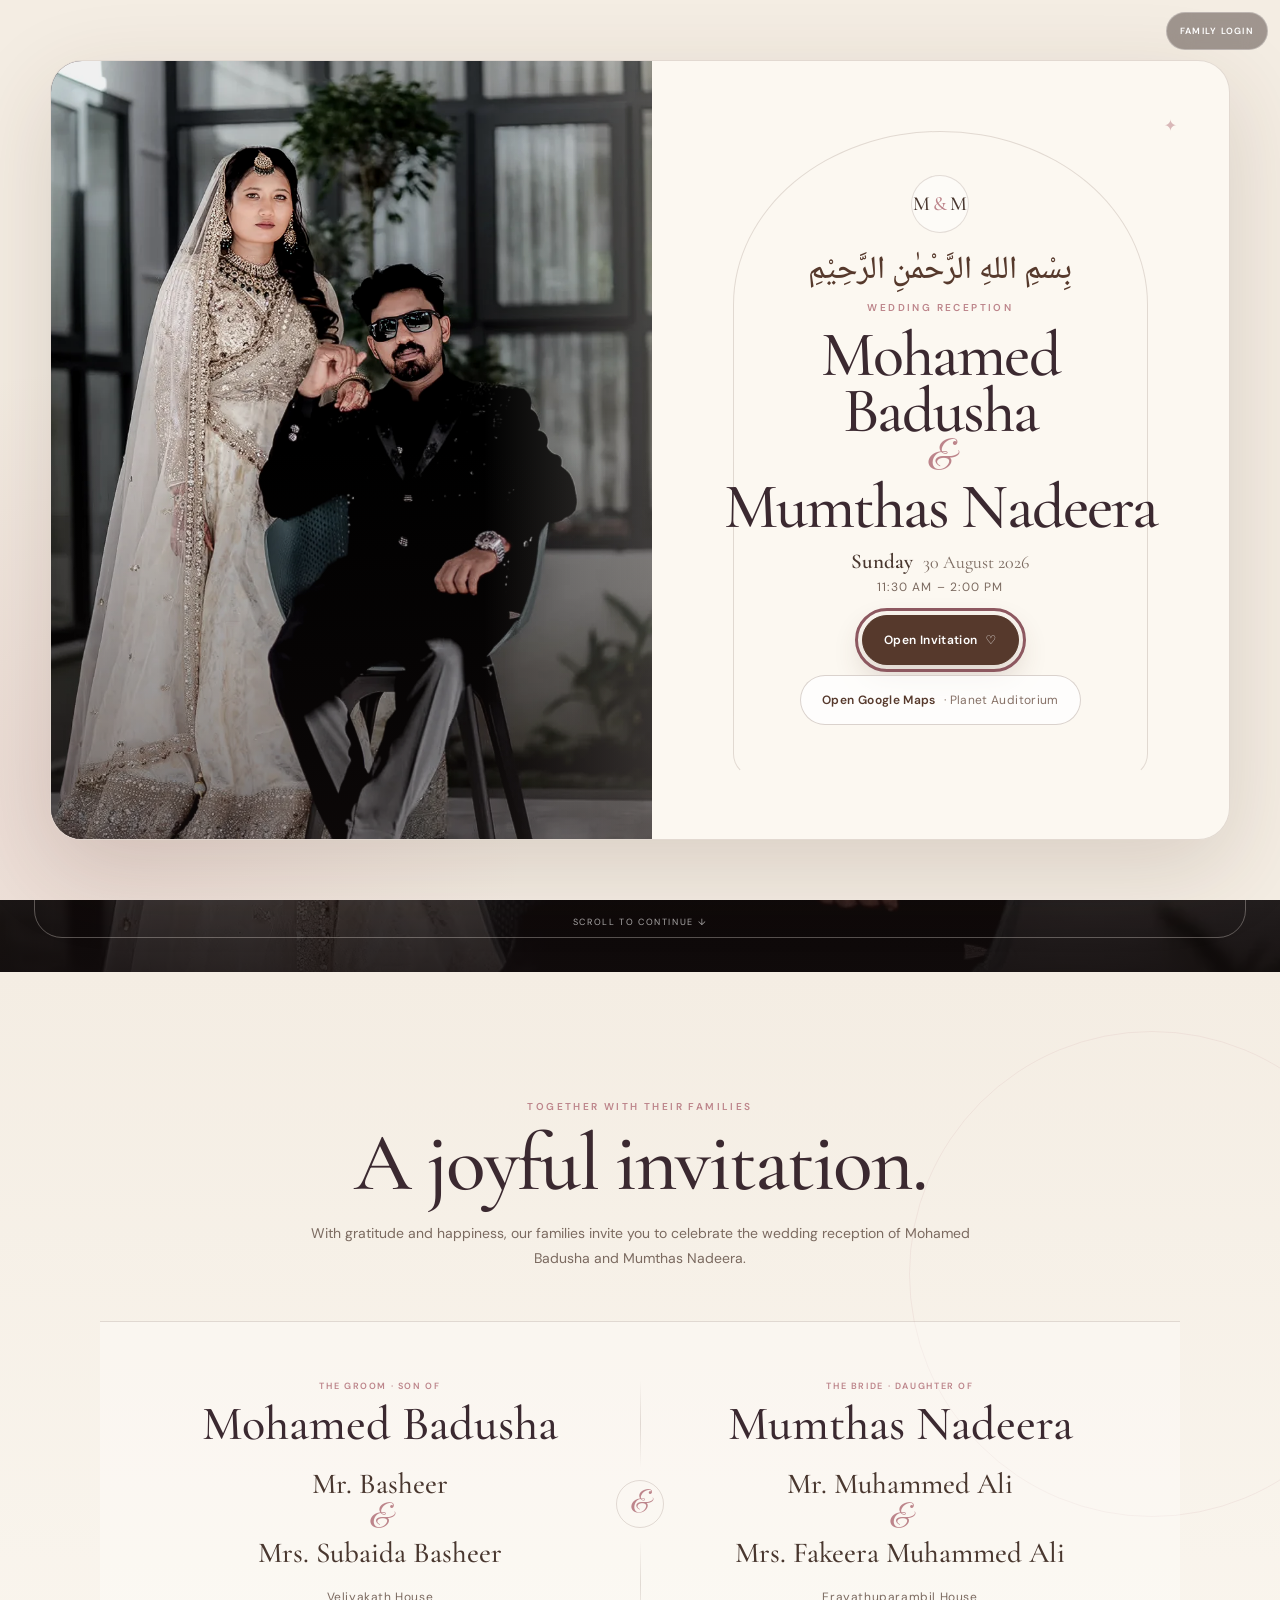
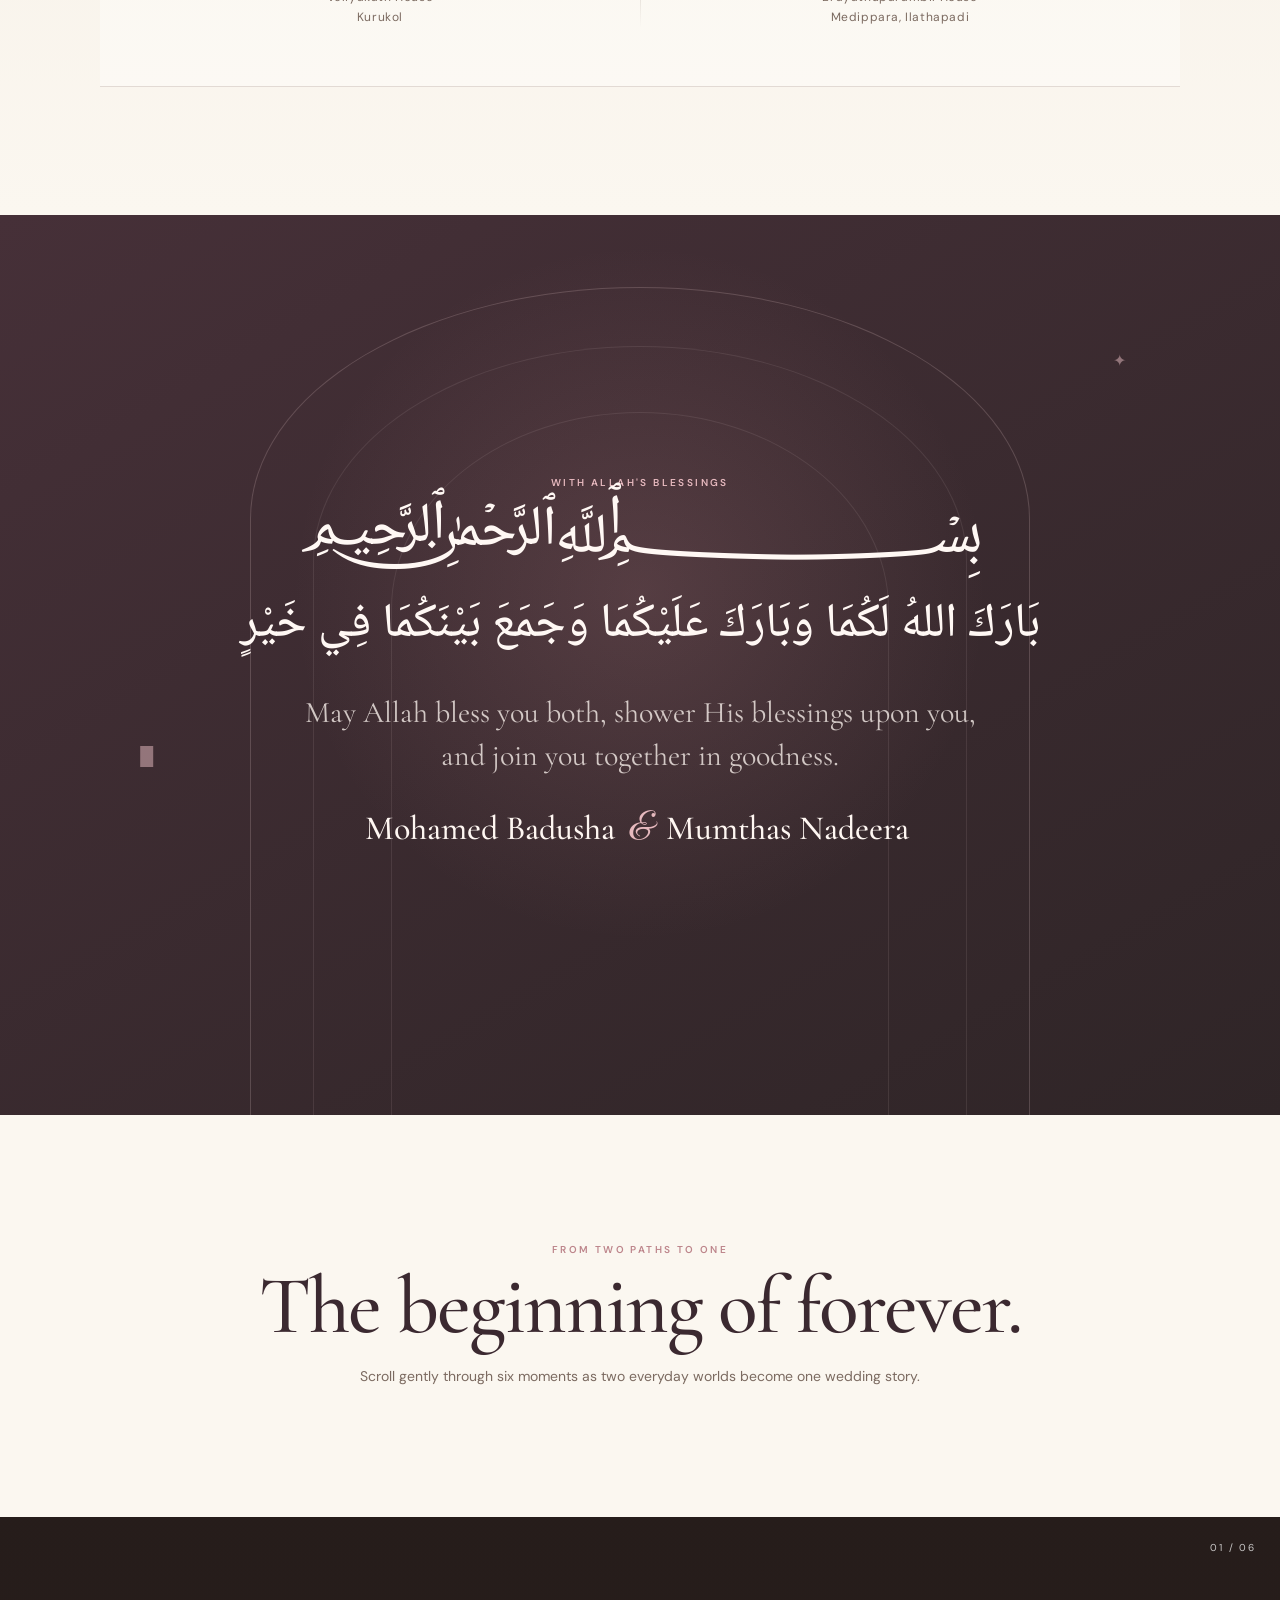
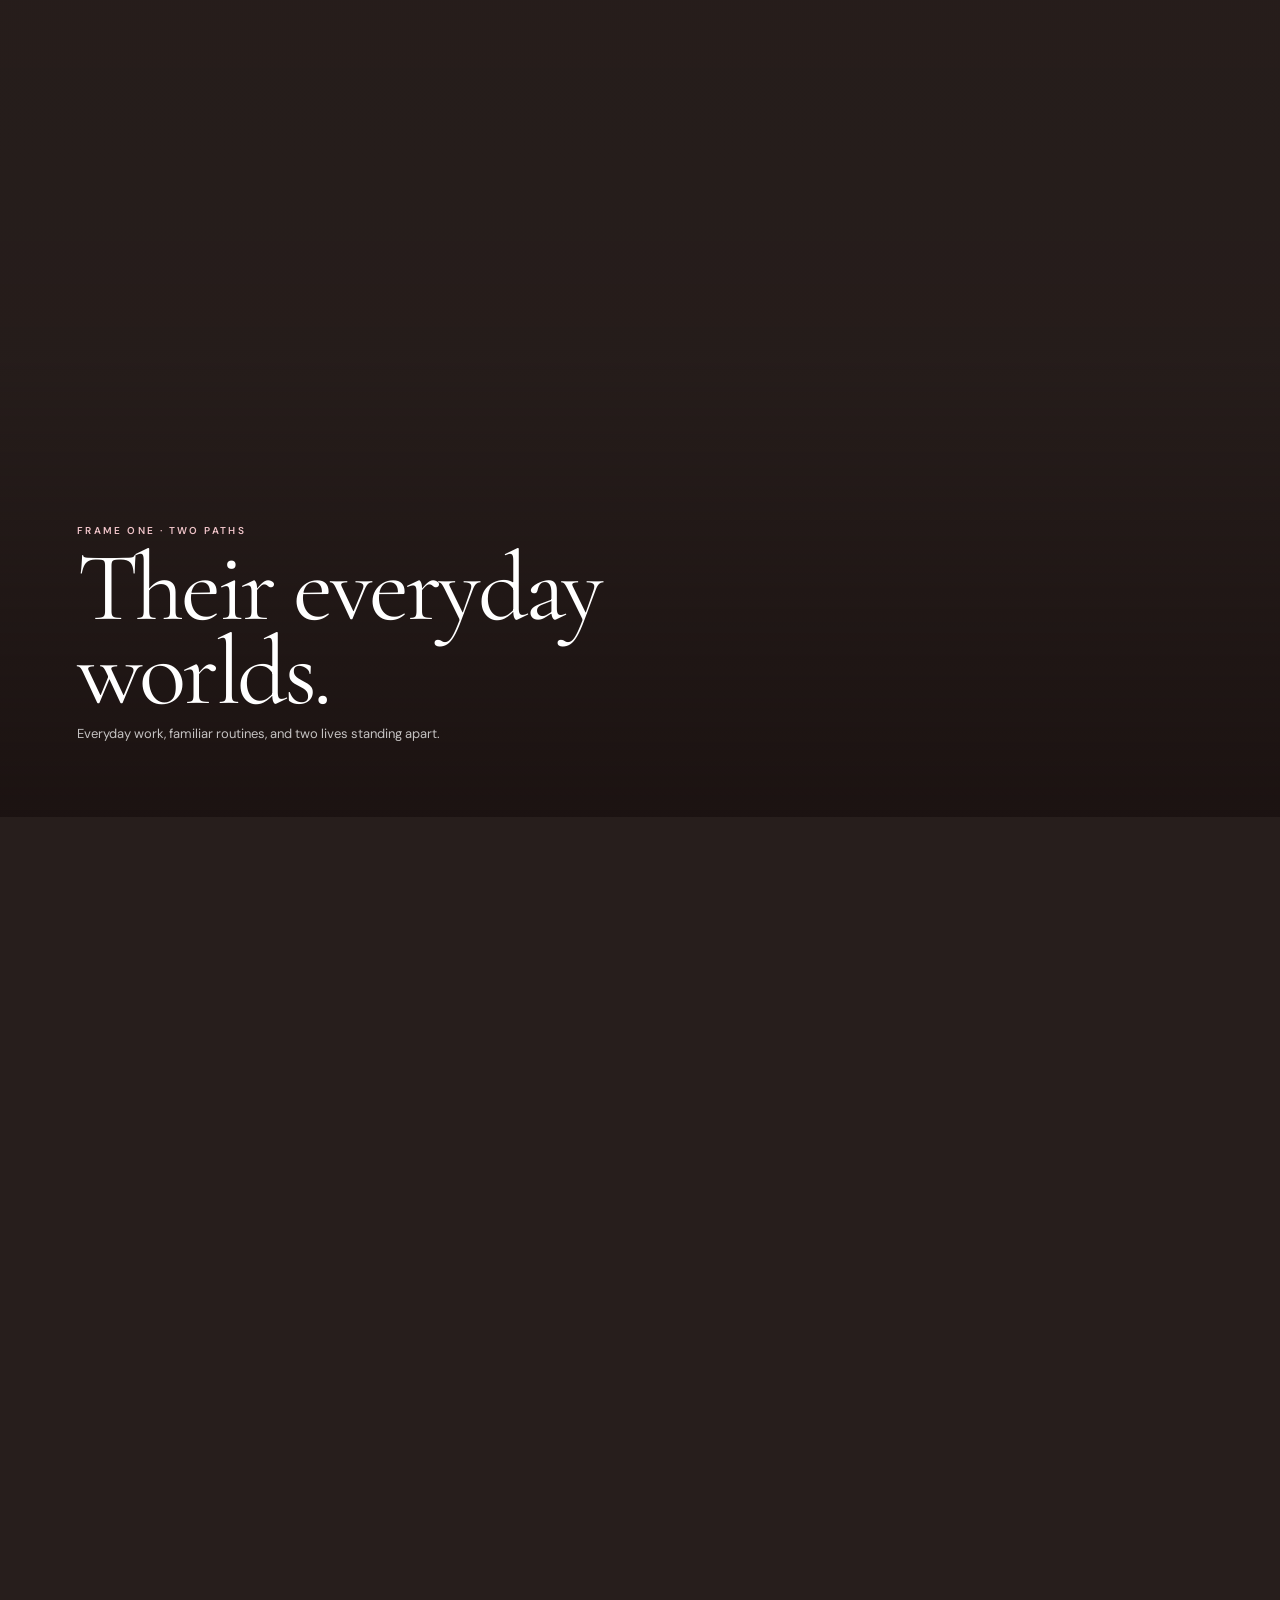
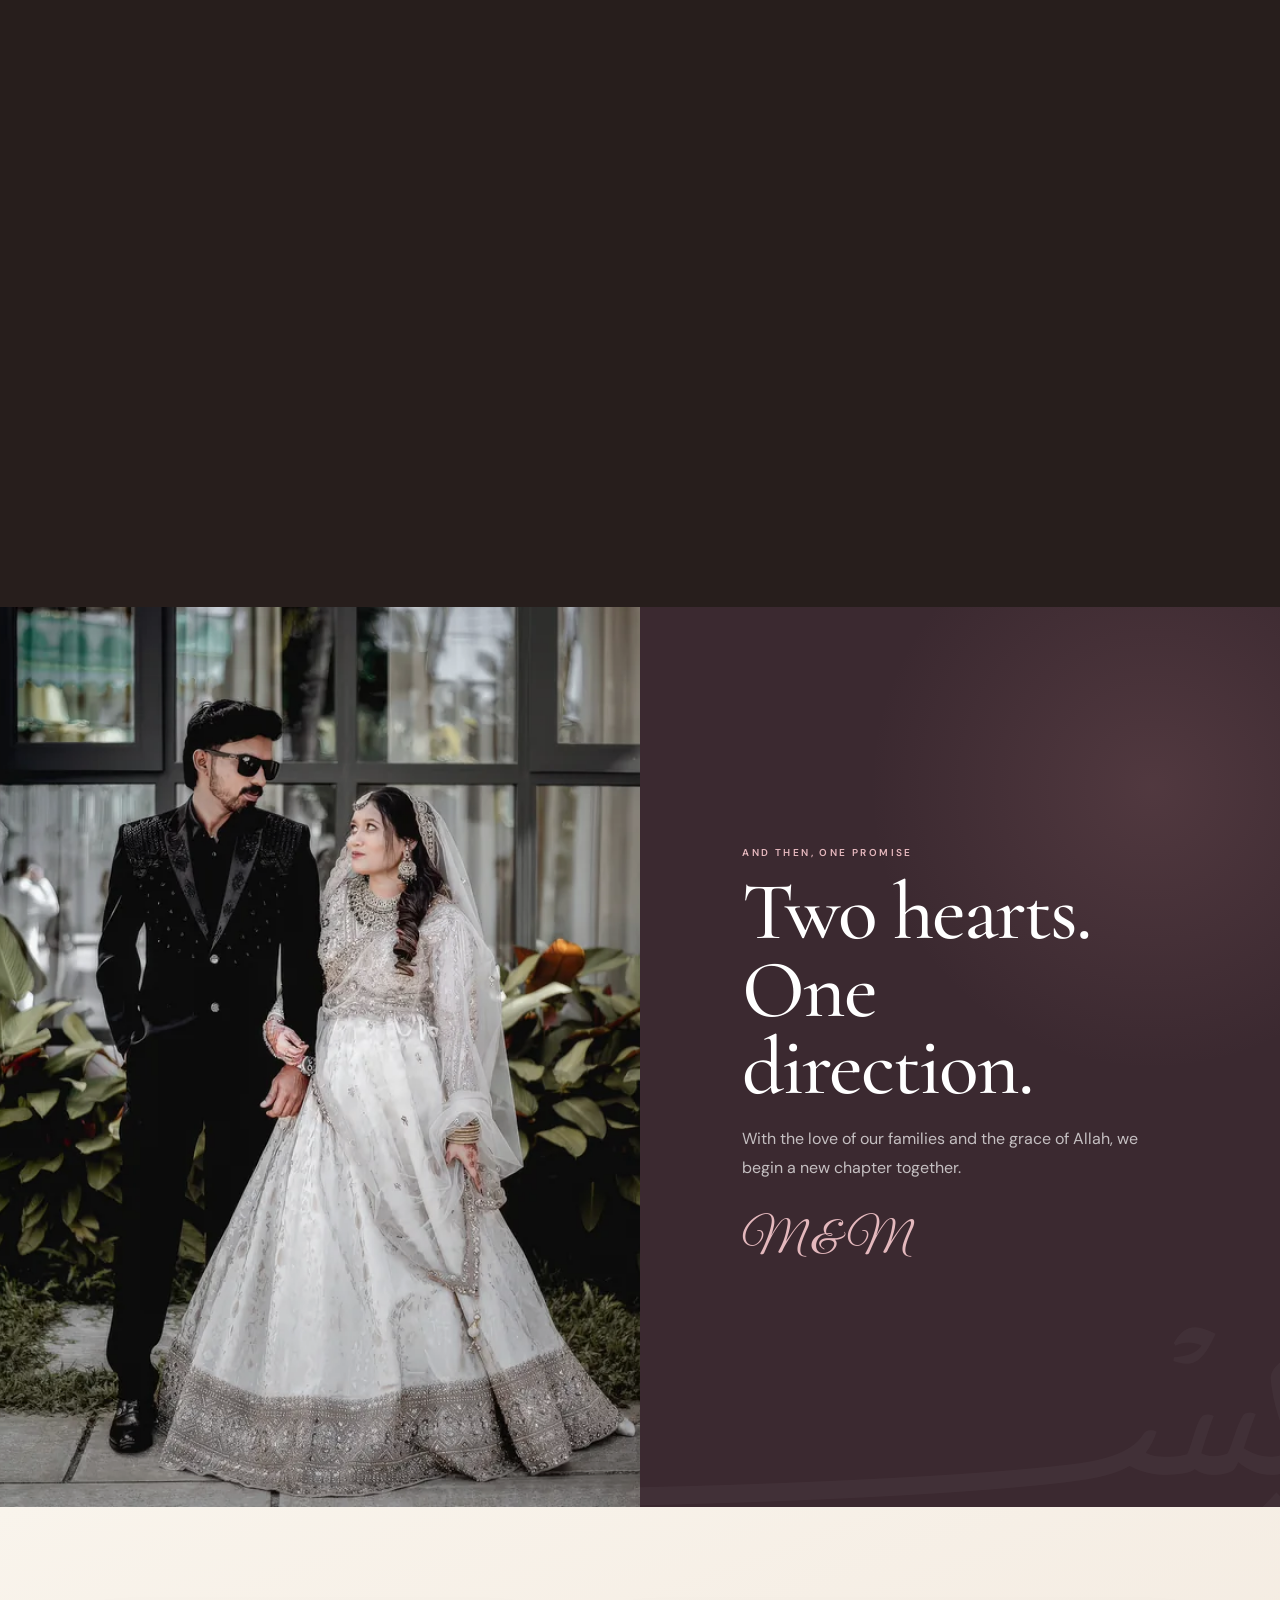
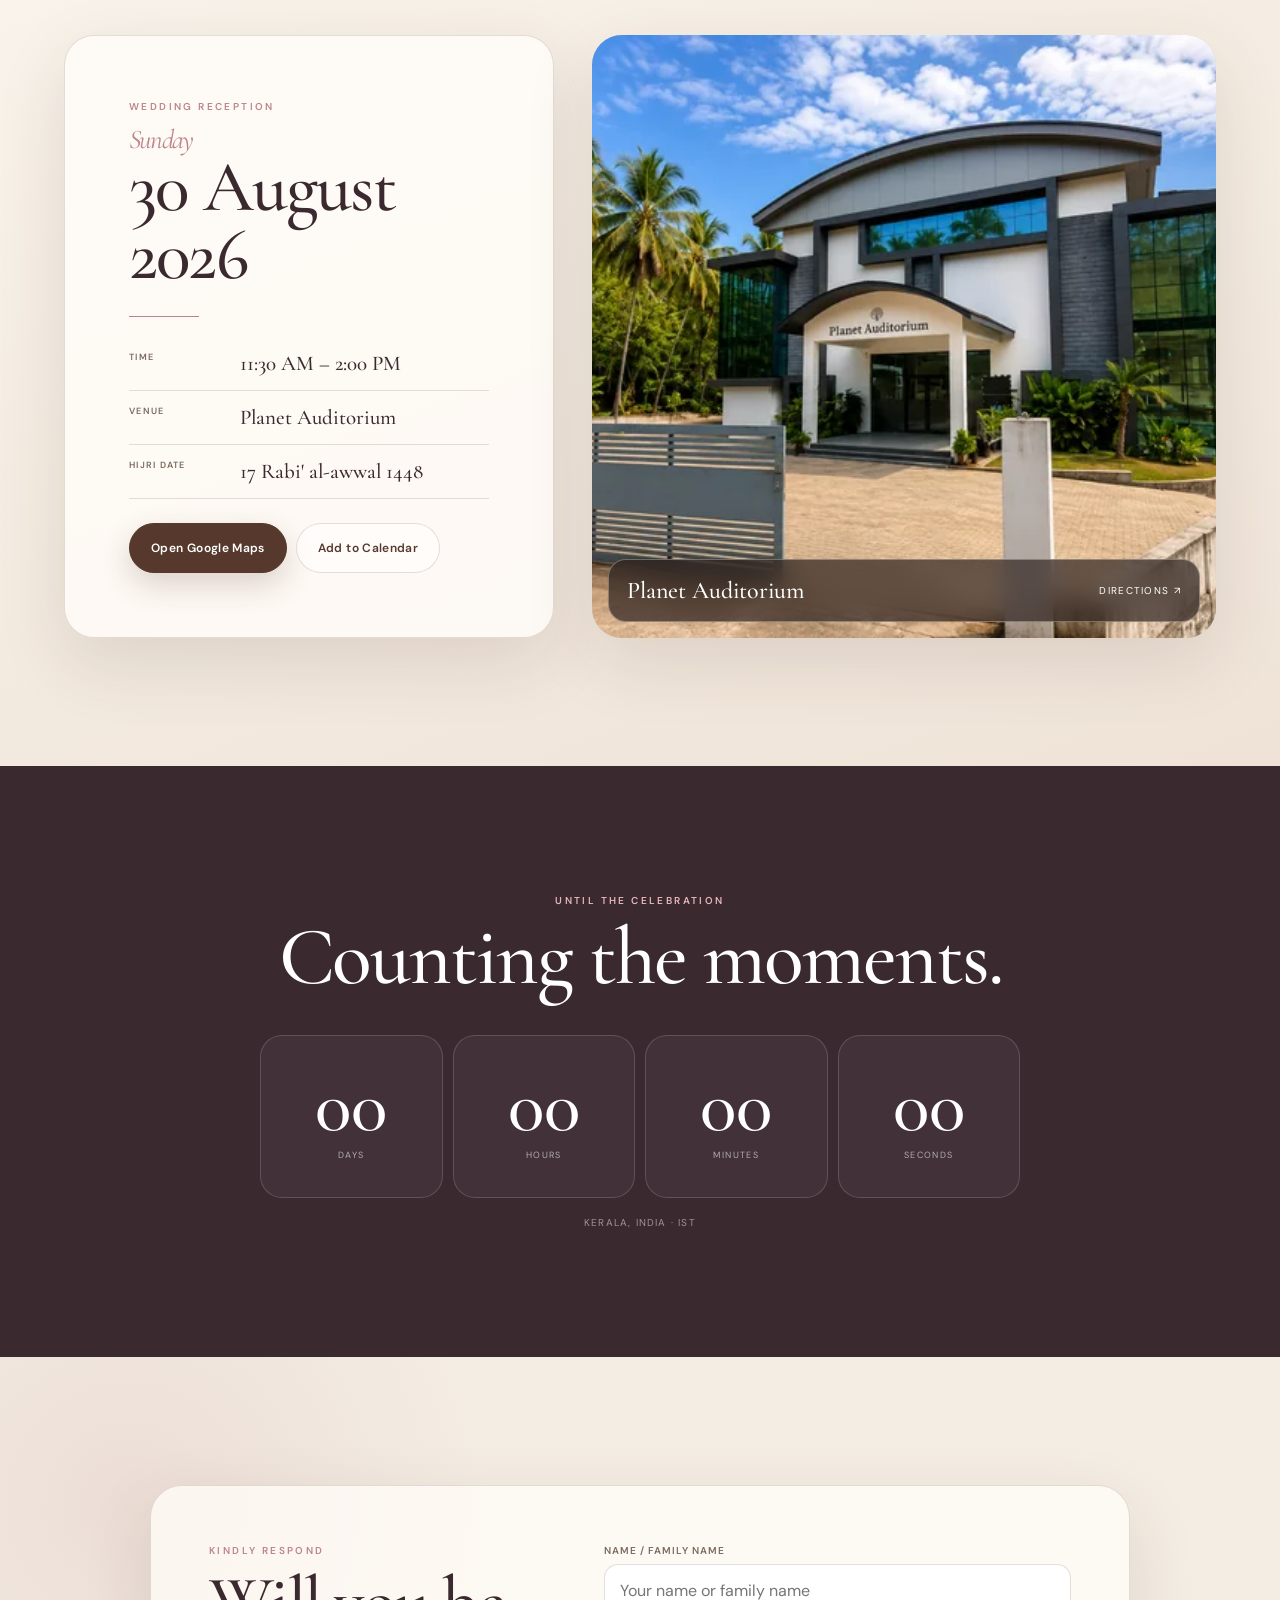
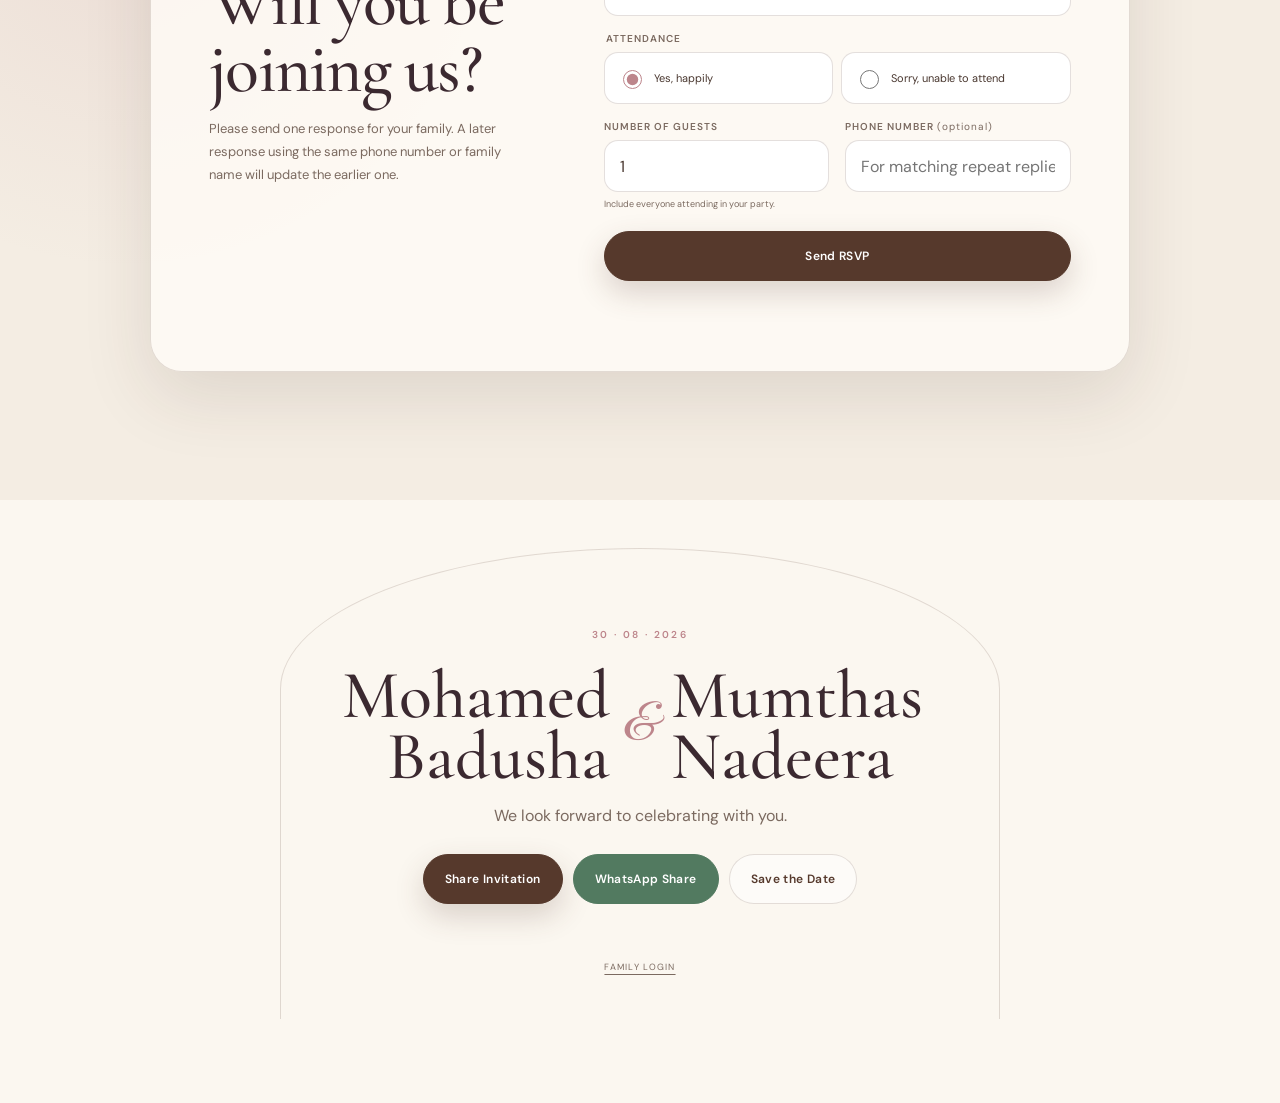
<file: public/index.html>
<!doctype html>
<html lang="en">
<head>
  <meta charset="utf-8">
  <meta name="viewport" content="width=device-width, initial-scale=1, viewport-fit=cover">
  <meta name="theme-color" content="#f4ede3">
  <meta name="description" content="Wedding reception invitation of Mohamed Badusha and Mumthas Nadeera — Sunday, 30 August 2026, 11:30 AM–2:00 PM at Planet Auditorium.">
  <meta property="og:title" content="Mohamed Badusha &amp; Mumthas Nadeera | Wedding Reception">
  <meta property="og:description" content="Sunday, 30 August 2026 · 11:30 AM–2:00 PM · Planet Auditorium">
  <meta property="og:type" content="website">
  <meta property="og:url" content="https://badusha-wedding-invitation.pages.dev/">
  <meta property="og:image" content="https://badusha-wedding-invitation.pages.dev/assets/story/story_frame_06.webp">
  <meta property="og:image:width" content="1920">
  <meta property="og:image:height" content="1080">
  <meta property="og:image:alt" content="Mohamed Badusha and Mumthas Nadeera together in their wedding attire">
  <meta name="twitter:card" content="summary_large_image">
  <meta name="twitter:title" content="Mohamed Badusha &amp; Mumthas Nadeera | Wedding Reception">
  <meta name="twitter:description" content="Sunday, 30 August 2026 · Planet Auditorium">
  <meta name="twitter:image" content="https://badusha-wedding-invitation.pages.dev/assets/story/story_frame_06.webp">
  <title>Mohamed Badusha &amp; Mumthas Nadeera | Wedding Reception</title>
  <link rel="canonical" href="https://badusha-wedding-invitation.pages.dev/">
  <link rel="icon" href="favicon.svg" type="image/svg+xml">
  <link rel="apple-touch-icon" href="apple-touch-icon.png">
  <link rel="manifest" href="manifest.webmanifest">
  <link rel="preconnect" href="https://fonts.googleapis.com">
  <link rel="preconnect" href="https://fonts.gstatic.com" crossorigin>
  <link href="https://fonts.googleapis.com/css2?family=Cormorant+Garamond:ital,wght@0,400;0,500;0,600;1,400&amp;family=DM+Sans:wght@400;500;600&amp;family=Great+Vibes&amp;family=Noto+Naskh+Arabic:wght@400;500;600&amp;display=swap" rel="stylesheet">
  <link rel="preload" as="image" href="assets/images/hero/hero-960.webp?v=de20d22" imagesrcset="assets/images/hero/hero-640.webp?v=de20d22 640w, assets/images/hero/hero-960.webp?v=de20d22 960w, assets/images/hero/hero-1280.webp?v=de20d22 1280w, assets/images/hero/hero-1600.webp?v=de20d22 1600w" imagesizes="(max-width: 900px) 100vw, 52vw" fetchpriority="high">
  <link rel="stylesheet" href="assets/css/site.css">
</head>
<body class="invitation-locked">
  <noscript><style>.invitation-gate{position:relative!important;min-height:100svh}.invitation-gate .open-invitation{display:none}.invitation-locked{overflow:auto!important}</style></noscript>
  <div class="page-progress" id="pageProgress" aria-hidden="true"></div>
  <a class="family-login" href="admin.html" aria-label="Open the family RSVP dashboard">Family Login</a>

  <div class="invitation-gate" id="invitationGate" role="dialog" aria-modal="true" aria-labelledby="gateTitle">
    <div class="gate-layout">
      <div class="gate-photo" aria-hidden="true">
        <img
          src="assets/images/hero/hero-960.webp?v=de20d22"
          srcset="assets/images/hero/hero-640.webp?v=de20d22 640w, assets/images/hero/hero-960.webp?v=de20d22 960w, assets/images/hero/hero-1280.webp?v=de20d22 1280w, assets/images/hero/hero-1600.webp?v=de20d22 1600w"
          sizes="(max-width: 900px) 100vw, 52vw"
          width="1600" height="2000"
          alt=""
          fetchpriority="high">
      </div>
      <div class="gate-content">
        <div class="gate-arch" aria-hidden="true"></div>
        <div class="monogram" aria-hidden="true">M <span>&amp;</span> M</div>
        <p class="bismillah" lang="ar" dir="rtl">بِسْمِ اللهِ الرَّحْمٰنِ الرَّحِيْمِ</p>
        <p class="eyebrow">Wedding Reception</p>
        <h1 id="gateTitle"><span>Mohamed Badusha</span><i>&amp;</i><span>Mumthas Nadeera</span></h1>
        <div class="gate-date"><strong>Sunday</strong><span>30 August 2026</span></div>
        <p class="gate-time">11:30 AM – 2:00 PM</p>
        <button class="button button-primary open-invitation" id="openInvitation" type="button">Open Invitation <span aria-hidden="true">♡</span></button>
        <a class="button button-map" href="https://maps.app.goo.gl/E7kseLG7TxHm4TL17" target="_blank" rel="noopener noreferrer">Open Google Maps <span>· Planet Auditorium</span></a>
      </div>
    </div>
  </div>

  <main id="mainContent">
    <header class="hero" id="top">
      <div class="hero-media" aria-hidden="true">
        <img
          src="assets/images/hero/hero-960.webp?v=de20d22"
          srcset="assets/images/hero/hero-640.webp?v=de20d22 640w, assets/images/hero/hero-960.webp?v=de20d22 960w, assets/images/hero/hero-1280.webp?v=de20d22 1280w, assets/images/hero/hero-1600.webp?v=de20d22 1600w"
          sizes="100vw"
          width="1600" height="2000"
          alt=""
          fetchpriority="high">
      </div>
      <div class="hero-frame" aria-hidden="true"></div>
      <div class="hero-content">
        <p class="hero-bismillah" lang="ar" dir="rtl">بِسْمِ اللهِ الرَّحْمٰنِ الرَّحِيْمِ</p>
        <p class="eyebrow">With the blessings of Allah</p>
        <h1><span>Mohamed Badusha</span><i>&amp;</i><span>Mumthas Nadeera</span></h1>
        <p class="hero-event">Wedding Reception</p>
        <div class="hero-date-line"><span>Sunday</span><strong>30 August 2026</strong><span>11:30 AM – 2:00 PM</span></div>
        <a class="button hero-map" href="https://maps.app.goo.gl/E7kseLG7TxHm4TL17" target="_blank" rel="noopener noreferrer">Open Google Maps <span>· Planet Auditorium</span></a>
        <a class="scroll-cue" href="#families">Scroll to continue <span aria-hidden="true">↓</span></a>
      </div>
    </header>

    <section class="section families" id="families" aria-labelledby="familiesTitle">
      <div class="section-inner reveal">
        <p class="section-kicker">Together with their families</p>
        <h2 id="familiesTitle">A joyful invitation.</h2>
        <p class="section-intro">With gratitude and happiness, our families invite you to celebrate the wedding reception of Mohamed Badusha and Mumthas Nadeera.</p>
        <div class="family-editorial">
          <article class="family-side">
            <p class="family-role">The Groom · Son of</p>
            <h3>Mohamed Badusha</h3>
            <div class="parent-names" aria-label="Mr. Basheer and Mrs. Subaida Basheer">
              <span>Mr. Basheer</span><i aria-hidden="true">&amp;</i><span>Mrs. Subaida Basheer</span>
            </div>
            <address>Veliyakath House<br>Kurukol</address>
          </article>
          <div class="family-divider" aria-hidden="true"><span></span><i>&amp;</i><span></span></div>
          <article class="family-side">
            <p class="family-role">The Bride · Daughter of</p>
            <h3>Mumthas Nadeera</h3>
            <div class="parent-names" aria-label="Mr. Muhammed Ali and Mrs. Fakeera Muhammed Ali">
              <span>Mr. Muhammed Ali</span><i aria-hidden="true">&amp;</i><span>Mrs. Fakeera Muhammed Ali</span>
            </div>
            <address>Erayathuparambil House<br>Medippara, Ilathapadi</address>
          </article>
        </div>
      </div>
    </section>

    <section class="section blessing" aria-labelledby="blessingTitle">
      <div class="blessing-arch" aria-hidden="true"></div>
      <div class="blessing-stars" aria-hidden="true">✦</div>
      <div class="section-inner blessing-inner reveal">
        <p class="section-kicker">With Allah's blessings</p>
        <div class="blessing-mark" aria-hidden="true">﷽</div>
        <h2 class="arabic-dua" id="blessingTitle" lang="ar" dir="rtl">بَارَكَ اللهُ لَكُمَا وَبَارَكَ عَلَيْكُمَا وَجَمَعَ بَيْنَكُمَا فِي خَيْرٍ</h2>
        <p class="blessing-meaning">May Allah bless you both, shower His blessings upon you,<br>and join you together in goodness.</p>
        <div class="blessing-names"><span>Mohamed Badusha</span><i aria-hidden="true">&amp;</i><span>Mumthas Nadeera</span></div>
      </div>
    </section>

    <section class="section story-intro" aria-labelledby="storyHeading">
      <div class="section-inner reveal">
        <p class="section-kicker">From two paths to one</p>
        <h2 id="storyHeading">The beginning of forever.</h2>
        <p class="section-intro">Scroll gently through six moments as two everyday worlds become one wedding story.</p>
      </div>
    </section>

    <section class="story" id="story" aria-label="Six-frame wedding story">
      <div class="story-sticky">
        <figure class="story-frame is-active" data-title="Their everyday worlds." data-kicker="Frame one · Two paths" data-copy="Everyday work, familiar routines, and two lives standing apart.">
          <picture>
            <source media="(max-width: 760px)" srcset="assets/story/story_frame_01_mobile.webp">
            <img src="assets/story/story_frame_01.webp" width="1920" height="1080" alt="Mohamed Badusha and Mumthas Nadeera standing apart in their everyday work attire" loading="lazy" decoding="async">
          </picture>
          <figcaption><small>Frame one · Two paths</small><strong>Their everyday worlds.</strong></figcaption>
        </figure>
        <figure class="story-frame" data-title="The change begins." data-kicker="Frame two · Transformation" data-copy="Work begins to dissolve into the colours and textures of the wedding day.">
          <picture>
            <source media="(max-width: 760px)" srcset="assets/story/story_frame_02_mobile.webp">
            <img src="assets/story/story_frame_02.webp" width="1920" height="1080" alt="Their everyday work clothes transforming halfway into wedding attire" loading="lazy" decoding="async">
          </picture>
          <figcaption><small>Frame two · Transformation</small><strong>The change begins.</strong></figcaption>
        </figure>
        <figure class="story-frame" data-title="Ready for the next step." data-kicker="Frame three · A new chapter" data-copy="The transformation is complete; they turn toward the same centre.">
          <picture>
            <source media="(max-width: 760px)" srcset="assets/story/story_frame_03_mobile.webp">
            <img src="assets/story/story_frame_03.webp" width="1920" height="1080" alt="The couple fully dressed for the wedding and still standing apart" loading="lazy" decoding="async">
          </picture>
          <figcaption><small>Frame three · A new chapter</small><strong>Ready for the next step.</strong></figcaption>
        </figure>
        <figure class="story-frame" data-title="One step closer." data-kicker="Frame four · Closer" data-copy="They begin walking toward each other and the distance starts to disappear.">
          <picture>
            <source media="(max-width: 760px)" srcset="assets/story/story_frame_04_mobile.webp">
            <img src="assets/story/story_frame_04.webp" width="1920" height="1080" alt="Mohamed Badusha and Mumthas Nadeera beginning to walk toward each other" loading="lazy" decoding="async">
          </picture>
          <figcaption><small>Frame four · Closer</small><strong>One step closer.</strong></figcaption>
        </figure>
        <figure class="story-frame" data-title="One final step." data-kicker="Frame five · Almost together" data-copy="Only a little space remains between two paths moving into one future.">
          <picture>
            <source media="(max-width: 760px)" srcset="assets/story/story_frame_05_mobile.webp">
            <img src="assets/story/story_frame_05.webp" width="1920" height="1080" alt="The couple almost together on their final walking step" loading="lazy" decoding="async">
          </picture>
          <figcaption><small>Frame five · Almost together</small><strong>One final step.</strong></figcaption>
        </figure>
        <figure class="story-frame" data-title="Together, In sha Allah." data-kicker="Frame six · One future" data-copy="The movement settles into one frame — and the celebration begins.">
          <picture>
            <source media="(max-width: 760px)" srcset="assets/story/story_frame_06_mobile.webp">
            <img src="assets/story/story_frame_06.webp" width="1920" height="1080" alt="Mohamed Badusha and Mumthas Nadeera together in their final wedding pose" loading="lazy" decoding="async">
          </picture>
          <figcaption><small>Frame six · One future</small><strong>Together, In sha Allah.</strong></figcaption>
        </figure>
        <div class="story-shade" aria-hidden="true"></div>
        <div class="story-counter" id="storyCounter" aria-hidden="true">01 / 06</div>
        <div class="story-copy" aria-hidden="true">
          <p class="section-kicker" id="storyKicker">Frame one · Two paths</p>
          <h2 id="storyTitle">Their everyday worlds.</h2>
          <p id="storyCopy">Everyday work, familiar routines, and two lives standing apart.</p>
        </div>
      </div>
    </section>

    <section class="section portrait" aria-labelledby="portraitTitle">
      <div class="portrait-grid reveal">
        <div class="portrait-image">
          <img
            src="assets/images/final/final-960.webp?v=de20d22"
            srcset="assets/images/final/final-640.webp?v=de20d22 640w, assets/images/final/final-960.webp?v=de20d22 960w, assets/images/final/final-1280.webp?v=de20d22 1280w, assets/images/final/final-1600.webp?v=de20d22 1600w"
            sizes="(max-width: 820px) 100vw, 50vw"
            width="1600" height="2000"
            alt="Mohamed Badusha and Mumthas Nadeera standing together in their wedding attire"
            loading="lazy" decoding="async">
        </div>
        <div class="portrait-copy">
          <p class="section-kicker">And then, one promise</p>
          <h2 id="portraitTitle">Two hearts.<br>One direction.</h2>
          <p>With the love of our families and the grace of Allah, we begin a new chapter together.</p>
          <span class="portrait-signature">M &amp; M</span>
        </div>
      </div>
    </section>

    <section class="section reception" id="reception" aria-labelledby="receptionTitle">
      <div class="reception-grid reveal">
        <div class="reception-card">
          <p class="section-kicker">Wedding Reception</p>
          <h2 id="receptionTitle"><span>Sunday</span>30 August 2026</h2>
          <div class="reception-rule" aria-hidden="true"></div>
          <dl class="event-list">
            <div><dt>Time</dt><dd>11:30 AM – 2:00 PM</dd></div>
            <div><dt>Venue</dt><dd>Planet Auditorium</dd></div>
            <div><dt>Hijri date</dt><dd>17 Rabi' al-awwal 1448</dd></div>
          </dl>
          <div class="reception-actions">
            <a class="button button-primary" href="https://maps.app.goo.gl/E7kseLG7TxHm4TL17" target="_blank" rel="noopener noreferrer">Open Google Maps</a>
            <a class="button button-outline" href="wedding.ics" download>Add to Calendar</a>
          </div>
        </div>
        <figure class="venue-photo">
          <img
            src="assets/images/venue/venue-1200.webp"
            srcset="assets/images/venue/venue-720.webp 720w, assets/images/venue/venue-1200.webp 1200w, assets/images/venue/venue-1920.webp 1920w"
            sizes="(max-width: 840px) 100vw, 56vw"
            width="1920" height="1080"
            alt="Exterior of Planet Auditorium, the wedding reception venue"
            loading="lazy" decoding="async">
          <figcaption><span>Planet Auditorium</span><a href="https://maps.app.goo.gl/E7kseLG7TxHm4TL17" target="_blank" rel="noopener noreferrer">Directions ↗</a></figcaption>
        </figure>
      </div>
    </section>

    <section class="section countdown-section" aria-labelledby="countdownTitle">
      <div class="section-inner reveal">
        <p class="section-kicker">Until the celebration</p>
        <h2 id="countdownTitle">Counting the moments.</h2>
        <div class="countdown" id="countdown" aria-live="polite">
          <div><strong>00</strong><span>Days</span></div>
          <div><strong>00</strong><span>Hours</span></div>
          <div><strong>00</strong><span>Minutes</span></div>
          <div><strong>00</strong><span>Seconds</span></div>
        </div>
        <p class="timezone-note">Kerala, India · IST</p>
      </div>
    </section>

    <section class="section rsvp" id="rsvp" aria-labelledby="rsvpTitle">
      <div class="rsvp-shell reveal">
        <div class="rsvp-intro">
          <p class="section-kicker">Kindly respond</p>
          <h2 id="rsvpTitle">Will you be joining us?</h2>
          <p>Please send one response for your family. A later response using the same phone number or family name will update the earlier one.</p>
        </div>
        <form class="rsvp-form" id="rsvpForm" novalidate>
          <div class="field field-wide">
            <label for="rsvpName">Name / Family Name</label>
            <input id="rsvpName" name="name" type="text" required minlength="2" maxlength="100" autocomplete="name" placeholder="Your name or family name">
          </div>
          <fieldset class="field field-wide attendance-field">
            <legend>Attendance</legend>
            <label><input type="radio" name="attendance" value="Yes" checked> <span>Yes, happily</span></label>
            <label><input type="radio" name="attendance" value="No"> <span>Sorry, unable to attend</span></label>
          </fieldset>
          <div class="field">
            <label for="guestCount">Number of guests</label>
            <input id="guestCount" name="guests" type="number" min="1" max="10" step="1" inputmode="numeric" value="1" required>
            <small id="guestHelp">Include everyone attending in your party.</small>
          </div>
          <div class="field">
            <label for="rsvpPhone">Phone number <span>(optional)</span></label>
            <input id="rsvpPhone" name="phone" type="tel" maxlength="20" inputmode="tel" autocomplete="tel" placeholder="For matching repeat replies">
          </div>
          <button class="button button-primary rsvp-submit" id="rsvpSubmit" type="submit">Send RSVP</button>
          <p class="form-status" id="rsvpStatus" role="status" aria-live="polite"></p>
        </form>
      </div>
    </section>

    <footer class="section closing">
      <div class="section-inner reveal">
        <p class="section-kicker">30 · 08 · 2026</p>
        <div class="closing-names"><span>Mohamed Badusha</span><i aria-hidden="true">&amp;</i><span>Mumthas Nadeera</span></div>
        <p>We look forward to celebrating with you.</p>
        <div class="share-actions">
          <button class="button button-primary" id="shareInvitation" type="button">Share Invitation</button>
          <a class="button button-whatsapp" id="whatsappShare" href="https://wa.me/" target="_blank" rel="noopener noreferrer">WhatsApp Share</a>
          <a class="button button-outline" href="wedding.ics" download>Save the Date</a>
        </div>
        <p class="share-status" id="shareStatus" role="status" aria-live="polite"></p>
        <a class="footer-admin" href="admin.html">Family Login</a>
      </div>
    </footer>
  </main>

  <script src="assets/rsvp-config.js"></script>
  <script src="assets/js/site.js" defer></script>
</body>
</html>
</file>
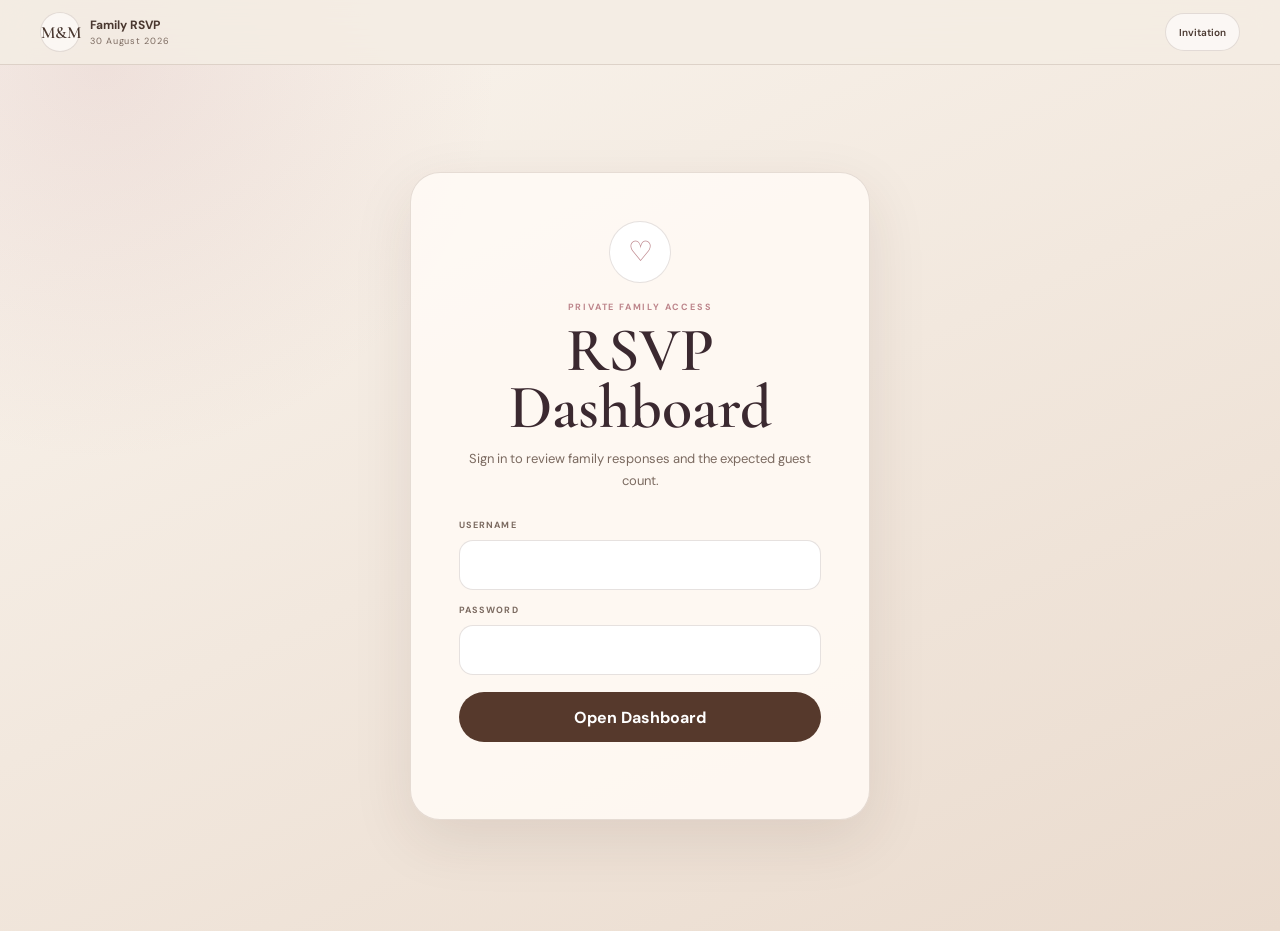
<file: public/admin.html>
<!doctype html>
<html lang="en">
<head>
  <meta charset="utf-8">
  <meta name="viewport" content="width=device-width, initial-scale=1, viewport-fit=cover">
  <meta name="theme-color" content="#3b2930">
  <meta name="robots" content="noindex, nofollow, noarchive">
  <title>Family RSVP Dashboard | Mohamed Badusha &amp; Mumthas Nadeera</title>
  <link rel="icon" href="favicon.svg" type="image/svg+xml">
  <link rel="preconnect" href="https://fonts.googleapis.com">
  <link rel="preconnect" href="https://fonts.gstatic.com" crossorigin>
  <link href="https://fonts.googleapis.com/css2?family=Cormorant+Garamond:wght@500;600&amp;family=DM+Sans:wght@400;500;600;700&amp;display=swap" rel="stylesheet">
  <link rel="stylesheet" href="assets/css/admin.css">
</head>
<body>
  <header class="topbar">
    <a class="brand" href="index.html" aria-label="Return to the wedding invitation">
      <span class="brand-mark" aria-hidden="true">M&amp;M</span>
      <span><strong>Family RSVP</strong><small>30 August 2026</small></span>
    </a>
    <div class="top-actions">
      <a class="small-button" href="index.html">Invitation</a>
      <button class="small-button hidden" id="logoutButton" type="button">Log out</button>
    </div>
  </header>

  <main class="shell">
    <section class="login-view" id="loginView" aria-labelledby="loginTitle">
      <div class="login-card">
        <div class="login-mark" aria-hidden="true">♡</div>
        <p class="eyebrow">Private family access</p>
        <h1 id="loginTitle">RSVP Dashboard</h1>
        <p>Sign in to review family responses and the expected guest count.</p>
        <form id="loginForm">
          <label for="username">Username</label>
          <input id="username" name="username" type="text" required autocomplete="username">
          <label for="password">Password</label>
          <input id="password" name="password" type="password" required autocomplete="current-password">
          <button class="login-button" id="loginButton" type="submit">Open Dashboard</button>
          <p class="login-error" id="loginError" role="alert"></p>
        </form>
      </div>
    </section>

    <section class="dashboard hidden" id="dashboardView" aria-labelledby="dashboardTitle">
      <div class="dashboard-heading">
        <div>
          <p class="eyebrow">Mohamed Badusha &amp; Mumthas Nadeera</p>
          <h1 id="dashboardTitle">Guest overview</h1>
          <p>Wedding Reception · Sunday, 30 August 2026 · 11:30 AM–2:00 PM</p>
          <small id="lastUpdated">Not refreshed yet</small>
        </div>
        <div class="sync-state local" id="syncState"><span aria-hidden="true"></span><b id="syncText">Local preview</b></div>
      </div>

      <div class="metrics" aria-label="RSVP summary">
        <article><span>Responses</span><strong data-metric="responses">0</strong><small>Families replied</small></article>
        <article><span>Accepted</span><strong data-metric="accepted">0</strong><small>Yes responses</small></article>
        <article><span>Expected People</span><strong data-metric="guests">0</strong><small>Total attending</small></article>
        <article><span>Declined</span><strong data-metric="declined">0</strong><small>Unable to attend</small></article>
        <article><span>Average Party Size</span><strong data-metric="average">0</strong><small>Per accepted reply</small></article>
      </div>

      <div class="insights">
        <section class="panel" aria-labelledby="responseMixTitle">
          <h2 id="responseMixTitle">Response mix</h2>
          <div class="bar-row"><span>Accepted</span><div><i id="acceptedBar"></i></div><b id="acceptedPercent">0%</b></div>
          <div class="bar-row"><span>Declined</span><div><i id="declinedBar"></i></div><b id="declinedPercent">0%</b></div>
          <div class="bar-row"><span>Average party</span><div><i id="averageBar"></i></div><b id="averageValue">0</b></div>
        </section>
        <section class="panel attendance-panel" aria-labelledby="attendanceTitle">
          <h2 id="attendanceTitle">Attendance at a glance</h2>
          <div class="guest-ring" id="guestRing"><div><strong id="ringGuests">0</strong><span>Expected people</span></div></div>
          <p id="ringNote">RSVP totals will appear here as responses arrive.</p>
        </section>
      </div>

      <section class="panel table-panel" aria-labelledby="guestTableTitle">
        <div class="table-heading">
          <div><h2 id="guestTableTitle">Guest responses</h2><p id="dataNote">Responses saved on this device are shown during setup.</p></div>
          <div class="table-actions">
            <label class="sr-only" for="searchInput">Search guest responses</label>
            <input id="searchInput" type="search" placeholder="Search name or phone">
            <label class="sr-only" for="attendanceFilter">Filter by attendance</label>
            <select id="attendanceFilter"><option value="all">All responses</option><option value="Yes">Accepted</option><option value="No">Declined</option></select>
            <button id="refreshButton" type="button">Refresh</button>
            <button id="exportButton" type="button">Export CSV</button>
          </div>
        </div>
        <div class="table-wrap">
          <table>
            <thead><tr><th scope="col">Name</th><th scope="col">Attendance</th><th scope="col">Guests</th><th scope="col">Phone</th><th scope="col">Submitted / Updated</th></tr></thead>
            <tbody id="responseRows"></tbody>
          </table>
          <p class="empty hidden" id="emptyState">No RSVP responses yet.</p>
        </div>
      </section>
    </section>
  </main>

  <script src="assets/rsvp-config.js"></script>
  <script src="assets/js/admin.js" defer></script>
</body>
</html>
</file>
<file: public/assets/css/site.css>
:root {
  --ivory: #fbf7f0;
  --cream: #f4ede3;
  --champagne: #dcc5a7;
  --rose: #bd858b;
  --rose-soft: #ead2d3;
  --plum: #3b2930;
  --chocolate: #56392c;
  --ink: #49372f;
  --muted: #7b6a60;
  --line: rgba(86, 57, 44, .16);
  --paper: rgba(255, 252, 247, .86);
  --shadow: 0 24px 70px rgba(68, 43, 34, .12);
  --serif: "Cormorant Garamond", Georgia, serif;
  --sans: "DM Sans", system-ui, sans-serif;
  --script: "Great Vibes", cursive;
  --arabic: "Noto Naskh Arabic", serif;
}

*, *::before, *::after { box-sizing: border-box; }
html { scroll-behavior: smooth; background: var(--ivory); }
body { margin: 0; background: var(--ivory); color: var(--ink); font-family: var(--sans); overflow-x: hidden; }
body.invitation-locked { overflow: hidden; }
img { display: block; max-width: 100%; }
a { color: inherit; text-decoration: none; }
button, input { font: inherit; }
button { cursor: pointer; }
address { font-style: normal; }
::selection { background: var(--rose-soft); color: var(--plum); }
:focus-visible { outline: 3px solid #8d5860; outline-offset: 4px; }

.page-progress { position: fixed; z-index: 3000; top: 0; left: 0; width: 0; height: 3px; background: linear-gradient(90deg, var(--rose), var(--champagne)); transform-origin: left; }
.family-login { position: fixed; z-index: 2600; top: max(12px, env(safe-area-inset-top)); right: 12px; display: inline-flex; align-items: center; min-height: 38px; padding: 0 13px; border: 1px solid rgba(255,255,255,.3); border-radius: 999px; background: rgba(43, 29, 27, .42); color: #fff; backdrop-filter: blur(12px); font-size: 9px; font-weight: 600; letter-spacing: .14em; text-transform: uppercase; }
.eyebrow, .section-kicker { margin: 0; color: var(--rose); font-size: 10px; font-weight: 600; letter-spacing: .24em; text-transform: uppercase; }

.button { display: inline-flex; align-items: center; justify-content: center; gap: 8px; min-height: 50px; padding: 13px 21px; border: 1px solid transparent; border-radius: 999px; font-size: 12px; font-weight: 600; letter-spacing: .03em; transition: transform .2s ease, background-color .2s ease, color .2s ease, box-shadow .2s ease; }
.button:hover { transform: translateY(-2px); }
.button-primary { border-color: var(--chocolate); background: var(--chocolate); color: #fff; box-shadow: 0 12px 30px rgba(86,57,44,.2); }
.button-primary:hover { background: var(--plum); }
.button-outline { border-color: var(--line); background: rgba(255,255,255,.55); color: var(--chocolate); }
.button-map { margin-top: 10px; border-color: rgba(86,57,44,.22); background: rgba(255,255,255,.74); color: var(--chocolate); }
.button-map span, .hero-map span { font-weight: 400; opacity: .72; }
.button-whatsapp { border-color: #527a60; background: #527a60; color: #fff; }

/* Invitation opening */
.invitation-gate { position: fixed; z-index: 2500; inset: 0; display: grid; padding: clamp(10px, 2vw, 24px); background: radial-gradient(circle at 8% 88%, rgba(189,133,139,.2), transparent 30%), var(--cream); opacity: 1; visibility: visible; transition: opacity .75s ease, visibility .75s ease; }
.invitation-gate.is-open { opacity: 0; visibility: hidden; pointer-events: none; }
.gate-layout { position: relative; width: min(1180px, 100%); height: min(780px, calc(100svh - clamp(20px, 4vw, 48px))); margin: auto; display: grid; grid-template-columns: 1.02fr .98fr; overflow: hidden; border: 1px solid var(--line); border-radius: 32px; background: rgba(255,252,247,.72); box-shadow: 0 28px 90px rgba(73,45,34,.16); }
.gate-photo { position: relative; overflow: hidden; background: var(--plum); }
.gate-photo img { width: 100%; height: 100%; object-fit: cover; object-position: center 28%; filter: saturate(.86) contrast(1.02) brightness(.94); }
.gate-photo::after { content: ""; position: absolute; inset: 0; background: linear-gradient(180deg, transparent 50%, rgba(30,20,20,.38)), linear-gradient(90deg, transparent 72%, rgba(244,237,227,.25)); }
.gate-content { position: relative; isolation: isolate; display: flex; flex-direction: column; align-items: center; justify-content: center; padding: clamp(30px, 5.5vw, 76px); text-align: center; }
.gate-content::before { content: "✦"; position: absolute; top: 7%; right: 9%; color: var(--rose); opacity: .55; }
.gate-arch { position: absolute; z-index: -1; top: 9%; bottom: 8%; width: min(72%, 420px); border: 1px solid var(--line); border-bottom-color: transparent; border-radius: 52% 52% 24px 24px / 28% 28% 24px 24px; }
.monogram { display: flex; align-items: center; justify-content: center; gap: 3px; width: 58px; height: 58px; margin-bottom: 16px; border: 1px solid var(--line); border-radius: 50%; background: rgba(255,255,255,.42); font: 500 20px var(--serif); white-space: nowrap; }
.monogram span { color: var(--rose); }
.bismillah { margin: 0 0 7px; color: var(--chocolate); font: 500 clamp(23px, 2.5vw, 33px)/1.4 var(--arabic); }
.gate-content h1 { margin: 13px 0 9px; color: var(--plum); font: 500 clamp(42px, 5vw, 68px)/.88 var(--serif); letter-spacing: -.03em; }
.gate-content h1 span { display: block; text-wrap: balance; }
.gate-content h1 i { display: block; margin: 4px 0; color: var(--rose); font: 400 .66em/.75 var(--script); }
.gate-date { display: flex; gap: 10px; align-items: baseline; margin-top: 5px; font-family: var(--serif); }
.gate-date strong { font-size: 21px; font-weight: 600; }
.gate-date span { color: var(--muted); font-size: 18px; }
.gate-time { margin: 5px 0 0; color: var(--muted); font-size: 12px; letter-spacing: .1em; }
.open-invitation { margin-top: 20px; }

/* Hero */
.hero { position: relative; min-height: 108svh; display: grid; place-items: end center; overflow: hidden; background: #201a18; color: #fff; }
.hero-media { position: absolute; inset: 0; }
.hero-media img { width: 100%; height: 100%; object-fit: cover; object-position: center 30%; filter: saturate(.84) contrast(1.04) brightness(.91); }
.hero-media::after { content: ""; position: absolute; inset: 0; background: linear-gradient(180deg, rgba(18,12,12,.16), transparent 28%, rgba(18,12,12,.16) 56%, rgba(18,12,12,.84) 100%), radial-gradient(circle at 50% 35%, transparent 20%, rgba(20,13,14,.2) 88%); }
.hero-frame { position: absolute; inset: clamp(14px, 3vw, 34px); border: 1px solid rgba(255,244,238,.3); border-radius: 28px; }
.hero-frame::before { content: ""; position: absolute; left: 50%; top: 4%; width: min(54vw, 580px); height: 59%; transform: translateX(-50%); border: 1px solid rgba(255,244,238,.18); border-bottom: 0; border-radius: 50% 50% 0 0 / 30% 30% 0 0; }
.hero-content { position: relative; z-index: 2; width: min(900px, calc(100% - 32px)); padding: 96px 18px max(44px, env(safe-area-inset-bottom)); text-align: center; }
.hero-bismillah { margin: 0 0 4px; color: #f5dedf; font: 500 clamp(22px, 3vw, 32px)/1.4 var(--arabic); }
.hero .eyebrow { color: #f1cfd2; }
.hero h1 { margin: 14px 0 7px; font: 400 clamp(52px, 8.8vw, 102px)/.82 var(--serif); letter-spacing: -.04em; text-shadow: 0 8px 32px rgba(0,0,0,.22); }
.hero h1 span { display: block; text-wrap: balance; }
.hero h1 i { display: block; margin: 2px 0; color: #f2c4ca; font: 400 .54em/.7 var(--script); }
.hero-event { margin: 13px 0 11px; font: italic 20px var(--serif); color: rgba(255,255,255,.82); }
.hero-date-line { display: flex; align-items: center; justify-content: center; gap: 10px 16px; flex-wrap: wrap; color: rgba(255,255,255,.86); font-size: 10px; letter-spacing: .13em; text-transform: uppercase; }
.hero-date-line strong { font-size: 11px; color: #fff; }
.hero-map { min-width: min(330px, 100%); margin-top: 18px; background: #fff; color: var(--plum); }
.scroll-cue { display: block; width: max-content; margin: 20px auto 0; color: rgba(255,255,255,.65); font-size: 9px; letter-spacing: .18em; text-transform: uppercase; }

/* Shared sections */
.section { position: relative; padding: clamp(76px, 10vw, 132px) clamp(18px, 5vw, 72px); }
.section-inner { width: min(1080px, 100%); margin: 0 auto; text-align: center; }
.section h2 { margin: 12px 0 18px; color: var(--plum); font: 500 clamp(48px, 7vw, 82px)/.95 var(--serif); letter-spacing: -.025em; text-wrap: balance; }
.section-intro { max-width: 680px; margin: 0 auto; color: var(--muted); font-size: 14px; line-height: 1.8; }
.reveal { opacity: 0; transform: translateY(24px); transition: opacity .75s ease, transform .75s ease; }
.reveal.is-visible { opacity: 1; transform: none; }

/* Families */
.families { overflow: hidden; background: linear-gradient(180deg, var(--cream), var(--ivory)); }
.families::before { content: ""; position: absolute; right: -9vw; top: 7%; width: 38vw; aspect-ratio: 1; border: 1px solid rgba(189,133,139,.12); border-radius: 50%; }
.family-editorial { position: relative; display: grid; grid-template-columns: 1fr 76px 1fr; align-items: stretch; margin-top: 50px; padding: clamp(30px, 5vw, 58px); border-block: 1px solid var(--line); background: rgba(255,255,255,.32); }
.family-side { display: flex; flex-direction: column; align-items: center; justify-content: center; min-width: 0; text-align: center; }
.family-role { margin: 0 0 8px; color: var(--rose); font-size: 9px; font-weight: 600; letter-spacing: .18em; text-transform: uppercase; }
.family-side h3 { margin: 0 0 20px; color: var(--plum); font: 500 clamp(34px, 4vw, 48px)/1 var(--serif); }
.parent-names { font: 500 clamp(22px, 2.4vw, 29px)/1.08 var(--serif); }
.parent-names span, .parent-names i { display: block; }
.parent-names i { margin: 5px 0; color: var(--rose); font: 400 34px/.8 var(--script); }
.family-side address { margin-top: 20px; color: var(--muted); font-size: 12px; line-height: 1.65; letter-spacing: .05em; }
.family-divider { display: flex; flex-direction: column; align-items: center; gap: 12px; }
.family-divider span { width: 1px; flex: 1; background: linear-gradient(transparent, var(--line), transparent); }
.family-divider i { display: grid; place-items: center; width: 48px; height: 48px; border: 1px solid var(--line); border-radius: 50%; color: var(--rose); font: 400 30px var(--script); }

/* Blessing */
.blessing { isolation: isolate; overflow: hidden; min-height: 100svh; display: grid; place-items: center; background: var(--plum); color: #fff7f2; }
.blessing::before { content: ""; position: absolute; inset: 0; z-index: -2; background: radial-gradient(circle at 50% 42%, rgba(189,133,139,.2), transparent 42%), linear-gradient(150deg, #463038, #2f2527); }
.blessing-arch { position: absolute; z-index: -1; top: 8%; bottom: 0; width: min(76vw, 780px); border: 1px solid rgba(237,210,210,.2); border-bottom: 0; border-radius: 50% 50% 0 0 / 28% 28% 0 0; }
.blessing-arch::before, .blessing-arch::after { content: ""; position: absolute; inset: 7% 8% 0; border: 1px solid rgba(237,210,210,.1); border-bottom: 0; border-radius: 50% 50% 0 0 / 28% 28% 0 0; }
.blessing-arch::after { inset: 15% 18% 0; }
.blessing-stars { position: absolute; top: 15%; right: 12%; color: #e9bec3; opacity: .5; box-shadow: -76vw 44vh 0 #e9bec3; }
.blessing-inner { width: min(930px, 100%); max-width: 100%; min-width: 0; }
.blessing .section-kicker { color: #e7b9bf; }
.blessing-mark { width: 100%; max-width: 100%; margin: 12px 0 2px; color: #fff8f4; font: 500 clamp(20px, 4.6vw, 56px)/1.4 var(--arabic); white-space: nowrap; }
.blessing h2.arabic-dua { width: min(920px, 100%); max-width: 100%; margin: 4px auto; color: #fff8f4; font: 500 clamp(26px, 4.6vw, 48px)/1.75 var(--arabic); letter-spacing: 0; overflow-wrap: normal; word-break: normal; }
.blessing-meaning { width: min(760px, 100%); margin: 23px auto 0; color: rgba(255,247,242,.76); font: 400 clamp(21px, 3vw, 30px)/1.45 var(--serif); text-wrap: balance; }
.blessing-names { display: grid; grid-template-columns: 1fr auto 1fr; align-items: center; gap: 14px; width: min(650px, 100%); margin: 28px auto 0; font: 500 clamp(23px, 3vw, 34px)/1 var(--serif); }
.blessing-names span:first-child { text-align: right; }
.blessing-names span:last-child { text-align: left; }
.blessing-names i { color: #e6b9be; font: 400 38px var(--script); }

/* Story */
.story-intro { background: var(--ivory); }
.story { position: relative; height: 610svh; background: #271e1c; }
.story-sticky { position: sticky; top: 0; height: 100svh; overflow: hidden; }
.story-frame { position: absolute; inset: 0; margin: 0; opacity: 0; transform: scale(1.035); will-change: opacity, transform; }
.story-frame.is-active { opacity: 1; }
.story-frame picture, .story-frame img { width: 100%; height: 100%; }
.story-frame img { object-fit: cover; object-position: center; }
.story-frame figcaption { display: none; }
.story-shade { position: absolute; z-index: 4; inset: 0; pointer-events: none; background: linear-gradient(180deg, rgba(25,16,15,.04), rgba(25,16,15,.08) 48%, rgba(25,16,15,.78) 100%); }
.story-counter { position: absolute; z-index: 6; top: max(24px, env(safe-area-inset-top)); right: 24px; color: rgba(255,255,255,.76); font-size: 10px; letter-spacing: .18em; }
.story-copy { position: absolute; z-index: 6; left: clamp(20px, 6vw, 88px); bottom: clamp(38px, 8vh, 88px); width: min(690px, calc(100% - 40px)); color: #fff; }
.story-copy .section-kicker { color: #f0c4c9; }
.story-copy h2 { margin: 9px 0 9px; color: #fff; font: 400 clamp(52px, 8.5vw, 98px)/.86 var(--serif); letter-spacing: -.035em; }
.story-copy > p:last-child { max-width: 520px; margin: 0; color: rgba(255,255,255,.74); font-size: 13px; line-height: 1.65; }

/* Portrait */
.portrait { padding: 0; background: var(--plum); color: #fff; }
.portrait-grid { display: grid; grid-template-columns: 1fr 1fr; min-height: 100svh; }
.portrait-image { min-height: 720px; overflow: hidden; }
.portrait-image img { width: 100%; height: 100%; object-fit: cover; object-position: center; filter: saturate(.85) contrast(1.03); }
.portrait-copy { position: relative; display: flex; flex-direction: column; align-items: flex-start; justify-content: center; overflow: hidden; padding: clamp(50px, 8vw, 120px); background: radial-gradient(circle at 80% 20%, rgba(189,133,139,.17), transparent 32%), var(--plum); }
.portrait-copy::after { content: "﷽"; position: absolute; right: -5%; bottom: -4%; color: rgba(255,255,255,.035); font: 240px/1 var(--arabic); }
.portrait-copy .section-kicker { color: #e7b9bf; }
.portrait-copy h2 { color: #fff; }
.portrait-copy p { max-width: 460px; margin: 0; color: rgba(255,255,255,.7); line-height: 1.8; }
.portrait-signature { margin-top: 30px; color: #e4b8bd; font: 400 46px var(--script); }

/* Reception */
.reception { background: linear-gradient(160deg, #f9f4ec, #efe3d7); }
.reception-grid { width: min(1180px, 100%); margin: 0 auto; display: grid; grid-template-columns: .88fr 1.12fr; align-items: stretch; gap: clamp(18px, 3vw, 38px); }
.reception-card { display: flex; flex-direction: column; justify-content: center; padding: clamp(30px, 5vw, 64px); border: 1px solid var(--line); border-radius: 30px; background: var(--paper); box-shadow: var(--shadow); }
.reception-card h2 { margin-top: 13px; font-size: clamp(48px, 6vw, 72px); }
.reception-card h2 span { display: block; color: var(--rose); font: italic 27px/1 var(--serif); }
.reception-rule { width: 70px; height: 1px; margin: 8px 0 20px; background: var(--rose); }
.event-list { margin: 0; }
.event-list > div { display: grid; grid-template-columns: 95px 1fr; gap: 16px; padding: 14px 0; border-bottom: 1px solid var(--line); }
.event-list dt { color: var(--muted); font-size: 9px; font-weight: 600; letter-spacing: .14em; text-transform: uppercase; }
.event-list dd { margin: 0; color: var(--plum); font: 500 21px/1.2 var(--serif); }
.reception-actions { display: flex; gap: 9px; flex-wrap: wrap; margin-top: 24px; }
.venue-photo { position: relative; min-height: 580px; margin: 0; overflow: hidden; border-radius: 30px; background: #d8cabc; box-shadow: var(--shadow); }
.venue-photo img { width: 100%; height: 100%; object-fit: cover; object-position: center; }
.venue-photo figcaption { position: absolute; left: 16px; right: 16px; bottom: 16px; display: flex; align-items: center; justify-content: space-between; gap: 16px; padding: 16px 18px; border: 1px solid rgba(255,255,255,.3); border-radius: 18px; background: rgba(39,28,27,.66); color: #fff; backdrop-filter: blur(12px); }
.venue-photo figcaption span { font: 500 24px var(--serif); }
.venue-photo figcaption a { font-size: 10px; letter-spacing: .13em; text-transform: uppercase; }

/* Countdown and RSVP */
.countdown-section { overflow: hidden; background: var(--plum); color: #fff; }
.countdown-section h2 { color: #fff; }
.countdown-section .section-kicker { color: #e5b6bc; }
.countdown { display: grid; grid-template-columns: repeat(4, 1fr); gap: 10px; width: min(760px, 100%); margin: 38px auto 0; }
.countdown > div { padding: clamp(20px, 4vw, 36px) 10px; border: 1px solid rgba(255,255,255,.16); border-radius: 22px; background: rgba(255,255,255,.04); }
.countdown strong { display: block; font: 500 clamp(46px, 7vw, 76px)/.9 var(--serif); }
.countdown span { display: block; margin-top: 9px; color: rgba(255,255,255,.6); font-size: 9px; letter-spacing: .16em; text-transform: uppercase; }
.timezone-note { margin: 18px 0 0; color: rgba(255,255,255,.5); font-size: 10px; letter-spacing: .12em; text-transform: uppercase; }
.rsvp { background: radial-gradient(circle at 10% 20%, rgba(189,133,139,.15), transparent 28%), var(--cream); }
.rsvp-shell { width: min(980px, 100%); margin: 0 auto; display: grid; grid-template-columns: .82fr 1.18fr; gap: clamp(30px, 6vw, 70px); padding: clamp(28px, 5vw, 58px); border: 1px solid var(--line); border-radius: 32px; background: rgba(255,252,247,.8); box-shadow: var(--shadow); }
.rsvp-intro h2 { margin: 12px 0 16px; font-size: clamp(48px, 6vw, 70px); }
.rsvp-intro > p:last-child { color: var(--muted); font-size: 13px; line-height: 1.75; }
.rsvp-form { display: grid; grid-template-columns: 1fr 1fr; gap: 16px; }
.field { min-width: 0; }
.field-wide, .rsvp-submit, .form-status { grid-column: 1 / -1; }
.field label, .field legend { display: block; margin: 0 0 7px; color: var(--muted); font-size: 10px; font-weight: 600; letter-spacing: .1em; text-transform: uppercase; }
.field label span { font-weight: 400; text-transform: none; }
.field input[type="text"], .field input[type="tel"], .field input[type="number"] { width: 100%; min-height: 52px; padding: 13px 15px; border: 1px solid var(--line); border-radius: 14px; background: #fff; color: var(--ink); outline: none; }
.field input:focus { border-color: var(--rose); box-shadow: 0 0 0 4px rgba(189,133,139,.11); }
.field input:disabled { background: #eee7df; color: var(--muted); cursor: not-allowed; }
.field small { display: block; margin-top: 6px; color: var(--muted); font-size: 9px; line-height: 1.4; }
.attendance-field { display: grid; grid-template-columns: 1fr 1fr; gap: 8px; margin: 0; padding: 0; border: 0; }
.attendance-field legend { grid-column: 1 / -1; }
.attendance-field label { display: flex; align-items: center; gap: 9px; min-height: 52px; margin: 0; padding: 11px 13px; border: 1px solid var(--line); border-radius: 14px; background: #fff; color: var(--ink); font-size: 11px; letter-spacing: 0; text-transform: none; cursor: pointer; }
.attendance-field input { width: 19px; height: 19px; accent-color: var(--rose); }
.rsvp-submit { width: 100%; margin-top: 4px; }
.rsvp-submit:disabled { cursor: wait; opacity: .72; transform: none; }
.form-status { min-height: 20px; margin: -4px 0 0; font-size: 12px; line-height: 1.55; text-align: center; }
.form-status.success { color: #446b50; }
.form-status.error { color: #974e54; }

/* Closing */
.closing { overflow: hidden; background: var(--ivory); text-align: center; }
.closing::before { content: ""; position: absolute; left: 50%; top: 8%; width: min(720px, 86vw); height: 78%; transform: translateX(-50%); border: 1px solid var(--line); border-bottom: 0; border-radius: 50% 50% 0 0 / 30% 30% 0 0; }
.closing .section-inner { position: relative; }
.closing-names { display: grid; grid-template-columns: 1fr auto 1fr; align-items: center; gap: 14px; width: min(820px, 100%); margin: 24px auto 18px; color: var(--plum); font: 500 clamp(38px, 6vw, 68px)/.9 var(--serif); }
.closing-names span:first-child { text-align: right; }
.closing-names span:last-child { text-align: left; }
.closing-names i { color: var(--rose); font: 400 .8em var(--script); }
.closing .section-inner > p:not(.section-kicker, .share-status) { color: var(--muted); }
.share-actions { display: flex; align-items: center; justify-content: center; gap: 10px; flex-wrap: wrap; margin-top: 28px; }
.share-status { min-height: 20px; margin: 12px 0 0; color: #55705c; font-size: 11px; }
.footer-admin { display: inline-block; margin-top: 25px; color: var(--muted); font-size: 9px; letter-spacing: .14em; text-transform: uppercase; text-decoration: underline; text-underline-offset: 4px; }

@media (max-width: 900px) {
  .gate-layout { grid-template-columns: 1fr; height: calc(100svh - 20px); border-radius: 24px; }
  .gate-photo { position: absolute; inset: 0; }
  .gate-photo img { height: 59%; object-position: center 22%; }
  .gate-photo::after { background: linear-gradient(180deg, rgba(25,17,17,.1), rgba(244,237,227,.2) 34%, rgba(244,237,227,.93) 60%, var(--cream) 100%); }
  .gate-content { justify-content: flex-end; padding: 40vh 18px max(22px, env(safe-area-inset-bottom)); }
  .gate-arch { display: none; }
  .monogram { width: 48px; height: 48px; margin-bottom: 8px; font-size: 19px; background: rgba(255,255,255,.62); }
  .bismillah { font-size: 22px; }
  .gate-content h1 { margin: 7px 0 5px; font-size: clamp(36px, 9vw, 48px); line-height: .91; }
  .gate-date strong { font-size: 18px; }
  .gate-date span { font-size: 16px; }
  .open-invitation { margin-top: 12px; }
  .button-map { margin-top: 7px; }
  .portrait-grid { grid-template-columns: 1fr; }
  .portrait-image { min-height: 76svh; }
  .portrait-copy { min-height: 68svh; align-items: center; text-align: center; }
  .reception-grid { grid-template-columns: 1fr; }
  .venue-photo { min-height: 52vw; }
  .rsvp-shell { grid-template-columns: 1fr; }
}

@media (max-width: 760px) {
  .family-login { top: max(9px, env(safe-area-inset-top)); right: 9px; min-height: 34px; padding: 0 10px; font-size: 8px; }
  .button { min-height: 48px; }
  .hero { min-height: 104svh; }
  .hero-media img { object-position: center 25%; }
  .hero-frame { inset: 12px; border-radius: 20px; }
  .hero-frame::before { width: 76vw; height: 53%; }
  .hero-content { padding-bottom: max(38px, env(safe-area-inset-bottom)); }
  .hero h1 { font-size: clamp(42px, 11.7vw, 62px); line-height: .88; }
  .hero-date-line { gap: 7px 10px; max-width: 340px; margin-inline: auto; line-height: 1.45; }
  .section { padding: 78px 17px; }
  .section h2 { font-size: clamp(44px, 12vw, 62px); }
  .family-editorial { grid-template-columns: 1fr; margin-top: 34px; padding: 30px 16px; }
  .family-divider { min-height: auto; flex-direction: row; margin: 25px 0; }
  .family-divider span { width: auto; height: 1px; flex: 1; background: linear-gradient(90deg, transparent, var(--line), transparent); }
  .family-divider i { flex: 0 0 46px; }
  .family-side h3 { font-size: 38px; }
  .parent-names { font-size: 23px; }
  .blessing { min-height: 100svh; padding-block: 68px; }
  .blessing-arch { width: 90vw; top: 10%; }
  .blessing-mark { font-size: clamp(20px, 6.8vw, 36px); }
  .blessing h2.arabic-dua { width: min(620px, 100%); font-size: clamp(22px, 6vw, 30px); line-height: 1.72; }
  .blessing-meaning { font-size: clamp(19px, 5.3vw, 24px); }
  .blessing-meaning br { display: none; }
  .blessing-names { grid-template-columns: 1fr; gap: 2px; font-size: clamp(20px, 5.5vw, 24px); }
  .blessing-names span { text-align: center!important; }
  .blessing-names i { margin: 2px 0; font-size: 30px; line-height: .75; }
  .story { height: 600svh; }
  .story-copy { bottom: max(38px, env(safe-area-inset-bottom)); }
  .story-copy h2 { font-size: clamp(47px, 13vw, 64px); }
  .story-copy > p:last-child { font-size: 12px; }
  .story-counter { top: max(18px, env(safe-area-inset-top)); right: 18px; }
  .reception-card { padding: 30px 21px; border-radius: 25px; }
  .reception-card h2 { font-size: clamp(45px, 12vw, 58px); }
  .event-list > div { grid-template-columns: 78px 1fr; }
  .event-list dd { font-size: 20px; }
  .reception-actions { flex-direction: column; }
  .reception-actions .button { width: 100%; }
  .venue-photo { min-height: 330px; border-radius: 25px; }
  .countdown { grid-template-columns: repeat(2, 1fr); }
  .rsvp-shell { padding: 28px 20px; border-radius: 26px; }
  .rsvp-form { grid-template-columns: 1fr; }
  .field-wide, .rsvp-submit, .form-status { grid-column: auto; }
  .attendance-field { grid-template-columns: 1fr; }
  .attendance-field legend { grid-column: auto; }
  .closing-names { grid-template-columns: 1fr; gap: 2px; }
  .closing-names span { text-align: center!important; }
  .closing-names i { line-height: .7; margin: 5px 0; }
  .share-actions { display: grid; grid-template-columns: 1fr; width: min(330px, 100%); margin-inline: auto; }
}

@media (max-width: 390px) {
  .gate-content { padding-inline: 12px; }
  .gate-content .eyebrow { font-size: 8px; }
  .gate-content h1 { font-size: clamp(33px, 9.2vw, 39px); }
  .gate-time { font-size: 10px; }
  .open-invitation, .button-map { min-height: 44px; padding-block: 10px; }
  .button-map { font-size: 11px; }
  .hero h1 { font-size: clamp(39px, 10.8vw, 49px); }
  .hero-map { font-size: 11px; }
  .arabic-dua { overflow-wrap: normal; }
}

@media (max-height: 700px) and (max-width: 900px) {
  .gate-photo img { height: 53%; }
  .gate-content { padding-top: 31vh; padding-bottom: max(12px, env(safe-area-inset-bottom)); }
  .monogram { width: 40px; height: 40px; margin-bottom: 3px; font-size: 17px; }
  .bismillah { margin-bottom: 2px; font-size: 18px; }
  .gate-content .eyebrow { font-size: 8px; }
  .gate-content h1 { margin-block: 3px; font-size: clamp(31px, 8.2vw, 38px); }
  .gate-date strong { font-size: 16px; }
  .gate-date span { font-size: 14px; }
  .gate-time { margin-top: 2px; }
  .open-invitation { min-height: 42px; margin-top: 6px; padding-block: 9px; }
  .button-map { min-height: 40px; margin-top: 5px; padding-block: 8px; }
}

@media (prefers-reduced-motion: reduce) {
  html { scroll-behavior: auto; }
  *, *::before, *::after { scroll-behavior: auto!important; animation: none!important; transition-duration: .01ms!important; }
  .reveal { opacity: 1; transform: none; }
  .story { height: auto; }
  .story-sticky { position: relative; height: auto; overflow: visible; }
  .story-frame { position: relative; inset: auto; min-height: 72svh; opacity: 1!important; transform: none!important; }
  .story-frame picture, .story-frame img { min-height: 72svh; }
  .story-frame figcaption { position: absolute; z-index: 5; left: 18px; right: 18px; bottom: 18px; display: block; padding: 16px; border-radius: 16px; background: rgba(38,28,27,.72); color: #fff; }
  .story-frame figcaption small, .story-frame figcaption strong { display: block; }
  .story-frame figcaption small { color: #efc3c8; font-size: 9px; letter-spacing: .14em; text-transform: uppercase; }
  .story-frame figcaption strong { margin-top: 5px; font: 500 30px var(--serif); }
  .story-shade, .story-counter, .story-copy { display: none; }
}
</file>
<file: public/assets/css/admin.css>
:root { --cream:#f4ede3; --paper:#fffaf4; --rose:#bd858b; --plum:#3b2930; --brown:#56392c; --ink:#49372f; --muted:#7b6a60; --line:rgba(86,57,44,.15); --green:#4f795d; --red:#9a5358; --shadow:0 20px 60px rgba(70,43,34,.1); --serif:"Cormorant Garamond",Georgia,serif; --sans:"DM Sans",system-ui,sans-serif; }
*,*::before,*::after{box-sizing:border-box}html,body{margin:0;min-height:100%;background:var(--cream);color:var(--ink);font-family:var(--sans)}body{background:radial-gradient(circle at 8% 7%,rgba(189,133,139,.17),transparent 27%),linear-gradient(155deg,#faf5ee,#eadbce)}a{color:inherit;text-decoration:none}button,input,select{font:inherit}button{cursor:pointer}.hidden{display:none!important}.sr-only{position:absolute;width:1px;height:1px;padding:0;margin:-1px;overflow:hidden;clip:rect(0,0,0,0);white-space:nowrap;border:0}:focus-visible{outline:3px solid #8d5860;outline-offset:3px}
.topbar{position:sticky;z-index:20;top:0;display:flex;align-items:center;justify-content:space-between;gap:12px;padding:12px clamp(14px,4vw,40px);border-bottom:1px solid var(--line);background:rgba(244,237,227,.86);backdrop-filter:blur(14px)}.brand{display:flex;align-items:center;gap:10px}.brand-mark{display:grid;place-items:center;width:40px;height:40px;border:1px solid var(--line);border-radius:50%;background:rgba(255,255,255,.58);font:600 17px var(--serif)}.brand strong,.brand small{display:block}.brand strong{font-size:12px}.brand small{margin-top:2px;color:var(--muted);font-size:9px;letter-spacing:.1em}.top-actions{display:flex;gap:8px}.small-button{display:inline-flex;align-items:center;justify-content:center;min-height:38px;padding:0 13px;border:1px solid var(--line);border-radius:999px;background:rgba(255,255,255,.6);color:var(--ink);font-size:10px;font-weight:600}
.shell{width:min(1180px,calc(100% - 28px));margin:0 auto;padding:clamp(24px,5vw,56px) 0 60px}.login-view{min-height:calc(100svh - 150px);display:grid;place-items:center}.login-card{width:min(460px,100%);padding:clamp(28px,6vw,48px);border:1px solid var(--line);border-radius:30px;background:rgba(255,250,244,.9);box-shadow:var(--shadow);text-align:center}.login-mark{display:grid;place-items:center;width:62px;height:62px;margin:0 auto 18px;border:1px solid var(--line);border-radius:50%;background:#fff;color:var(--rose);font:500 28px var(--serif)}.eyebrow{margin:0;color:var(--rose);font-size:9px;font-weight:700;letter-spacing:.2em;text-transform:uppercase}.login-card h1,.dashboard-heading h1{margin:9px 0 12px;color:var(--plum);font:600 clamp(42px,8vw,62px)/.92 var(--serif)}.login-card>p:not(.eyebrow){margin:0 0 22px;color:var(--muted);font-size:13px;line-height:1.7}.login-card form{display:grid;gap:9px;text-align:left}.login-card label{margin-top:5px;color:var(--muted);font-size:9px;font-weight:700;letter-spacing:.12em;text-transform:uppercase}.login-card input{width:100%;min-height:50px;padding:13px 14px;border:1px solid var(--line);border-radius:14px;background:#fff;color:var(--ink);outline:none}.login-card input:focus{border-color:var(--rose);box-shadow:0 0 0 4px rgba(189,133,139,.1)}.login-button{min-height:50px;margin-top:8px;border:0;border-radius:999px;background:var(--brown);color:#fff;font-weight:700}.login-button:disabled{cursor:wait;opacity:.7}.login-error{min-height:18px;margin:2px 0 0!important;color:var(--red)!important;font-size:11px!important;text-align:center}
.dashboard-heading{display:flex;align-items:flex-end;justify-content:space-between;gap:20px;margin-bottom:22px}.dashboard-heading h1{font-size:clamp(44px,6vw,70px)}.dashboard-heading>div>p:not(.eyebrow){margin:0;color:var(--muted);font-size:12px;line-height:1.6}.dashboard-heading small{display:block;margin-top:6px;color:var(--muted);font-size:9px}.sync-state{display:inline-flex;align-items:center;gap:7px;min-height:36px;padding:0 12px;border:1px solid var(--line);border-radius:999px;background:rgba(255,255,255,.58);white-space:nowrap;font-size:9px;letter-spacing:.09em;text-transform:uppercase}.sync-state span{width:7px;height:7px;border-radius:50%;background:#c29454}.sync-state.online span{background:var(--green)}.sync-state.error span{background:var(--red)}
.metrics{display:grid;grid-template-columns:repeat(5,1fr);gap:10px}.metrics article{position:relative;overflow:hidden;min-height:148px;padding:20px;border:1px solid var(--line);border-radius:22px;background:rgba(255,250,244,.8);box-shadow:0 12px 34px rgba(70,43,34,.055)}.metrics article::after{content:"";position:absolute;right:-28px;bottom:-35px;width:90px;height:90px;border-radius:50%;background:rgba(189,133,139,.08)}.metrics span{display:block;min-height:24px;color:var(--muted);font-size:8px;font-weight:700;letter-spacing:.13em;text-transform:uppercase}.metrics strong{display:block;margin:12px 0 3px;color:var(--plum);font:600 clamp(44px,5vw,62px)/.9 var(--serif)}.metrics small{color:var(--muted);font-size:9px}
.insights{display:grid;grid-template-columns:1fr 1fr;gap:12px;margin-top:12px}.panel{padding:22px;border:1px solid var(--line);border-radius:23px;background:rgba(255,250,244,.8);box-shadow:0 12px 34px rgba(70,43,34,.055)}.panel h2{margin:0 0 17px;color:var(--plum);font:600 29px var(--serif)}.bar-row{display:grid;grid-template-columns:94px 1fr 38px;align-items:center;gap:10px;margin:15px 0}.bar-row>span{color:var(--muted);font-size:10px}.bar-row>div{height:9px;overflow:hidden;border-radius:999px;background:rgba(86,57,44,.08)}.bar-row i{display:block;width:0;height:100%;border-radius:999px;background:linear-gradient(90deg,var(--rose),var(--brown));transition:width .65s ease}.bar-row b{text-align:right;font-size:10px}.attendance-panel{text-align:center}.attendance-panel h2{text-align:left}.guest-ring{display:grid;place-items:center;width:148px;height:148px;margin:0 auto 10px;border-radius:50%;background:conic-gradient(var(--rose) var(--ring,0%),rgba(86,57,44,.08) 0)}.guest-ring>div{display:grid;place-items:center;width:120px;height:120px;border-radius:50%;background:#fbf6f0}.guest-ring strong{display:block;font:600 44px/.8 var(--serif)}.guest-ring span{font-size:8px;letter-spacing:.1em;text-transform:uppercase}.attendance-panel p{margin:0;color:var(--muted);font-size:10px;line-height:1.55}
.table-panel{margin-top:12px}.table-heading{display:flex;align-items:flex-end;justify-content:space-between;gap:14px;margin-bottom:14px}.table-heading h2{margin-bottom:2px}.table-heading p{margin:0;color:var(--muted);font-size:9px;line-height:1.5}.table-actions{display:flex;justify-content:flex-end;gap:7px;flex-wrap:wrap}.table-actions input,.table-actions select,.table-actions button{min-height:38px;padding:0 12px;border:1px solid var(--line);border-radius:999px;background:#fff;color:var(--ink);font-size:9px;outline:none}.table-actions input{width:180px}.table-actions input:focus,.table-actions select:focus{border-color:var(--rose);box-shadow:0 0 0 3px rgba(189,133,139,.09)}.table-actions button{font-weight:700}.table-wrap{overflow:auto;border:1px solid var(--line);border-radius:16px;background:rgba(255,255,255,.45)}table{width:100%;min-width:760px;border-collapse:collapse}th,td{padding:13px 14px;border-bottom:1px solid rgba(86,57,44,.09);text-align:left;font-size:10px}th{background:rgba(86,57,44,.03);color:var(--muted);font-size:8px;letter-spacing:.12em;text-transform:uppercase}tbody tr:last-child td{border-bottom:0}.status-pill{display:inline-flex;align-items:center;padding:5px 8px;border-radius:999px;font-size:8px;font-weight:700}.status-pill.yes{background:#e7f1e9;color:#3f664b}.status-pill.no{background:#f4e5e6;color:#88474b}.phone-link{text-decoration:underline;text-underline-offset:3px}.empty{padding:30px;margin:0;text-align:center;color:var(--muted);font-size:11px}
@media(max-width:1020px){.metrics{grid-template-columns:repeat(3,1fr)}.metrics article:nth-child(n+4){min-height:130px}.insights{grid-template-columns:1fr}.dashboard-heading{align-items:flex-start;flex-direction:column}.sync-state{align-self:flex-start}}
@media(max-width:700px){.shell{width:min(100% - 18px,1180px);padding-top:20px}.topbar{padding:9px 10px}.brand small{display:none}.small-button{padding:0 10px;font-size:9px}.metrics{grid-template-columns:1fr 1fr;gap:8px}.metrics article{min-height:126px;padding:16px}.metrics article:last-child{grid-column:1/-1}.metrics strong{font-size:48px}.panel{padding:17px;border-radius:19px}.table-heading{align-items:flex-start;flex-direction:column}.table-actions{width:100%;justify-content:flex-start}.table-actions input{width:100%}.table-actions select,.table-actions button{flex:1}.table-wrap{overflow:visible;border:0;background:transparent}table,tbody,tr,td{display:block;width:100%}table{min-width:0}thead{display:none}tbody{display:grid;gap:9px}tbody tr{padding:8px 13px;border:1px solid var(--line);border-radius:15px;background:rgba(255,255,255,.58)}td{display:grid;grid-template-columns:105px 1fr;gap:10px;padding:8px 0;border-bottom:1px solid rgba(86,57,44,.08);font-size:10px}td::before{content:attr(data-label);color:var(--muted);font-size:8px;font-weight:700;letter-spacing:.08em;text-transform:uppercase}tbody tr td:last-child{border-bottom:0}.empty{border:1px solid var(--line);border-radius:15px;background:rgba(255,255,255,.5)}}
@media(prefers-reduced-motion:reduce){*{scroll-behavior:auto!important;transition:none!important}}
</file>
